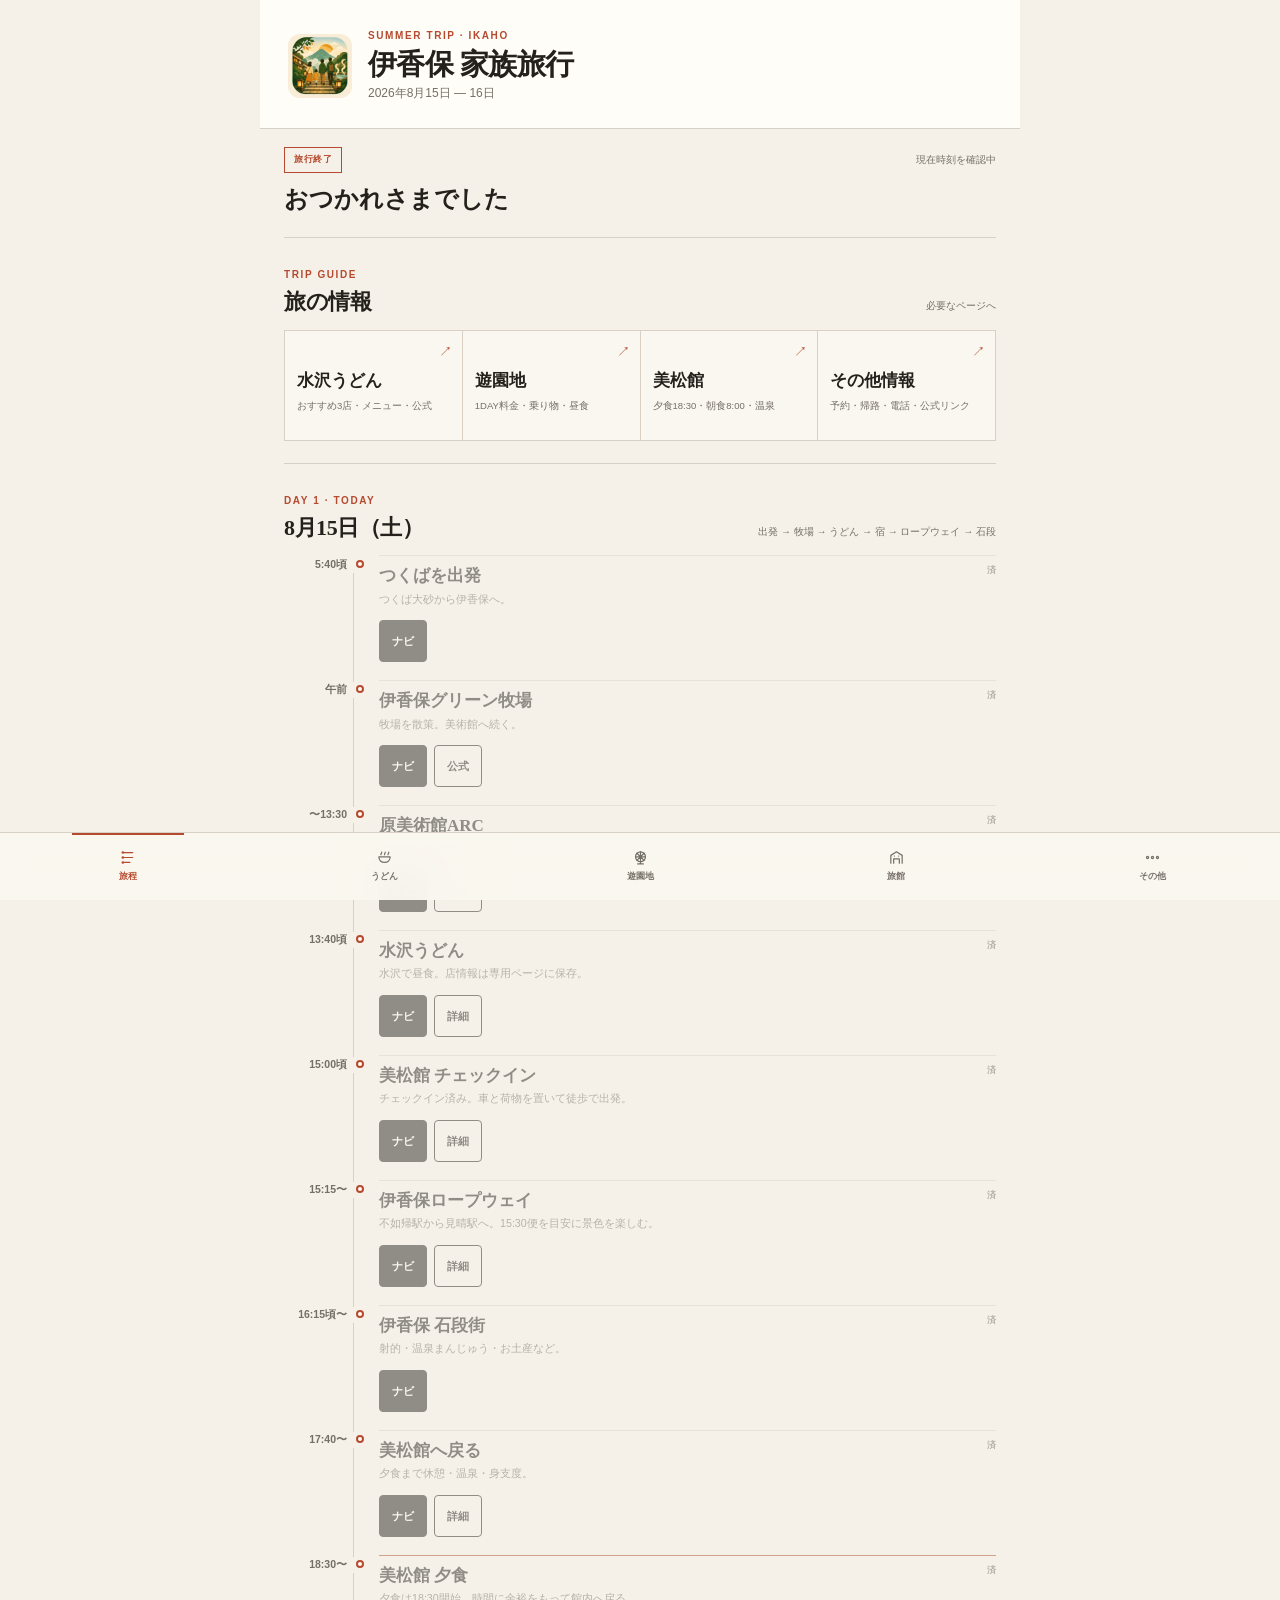
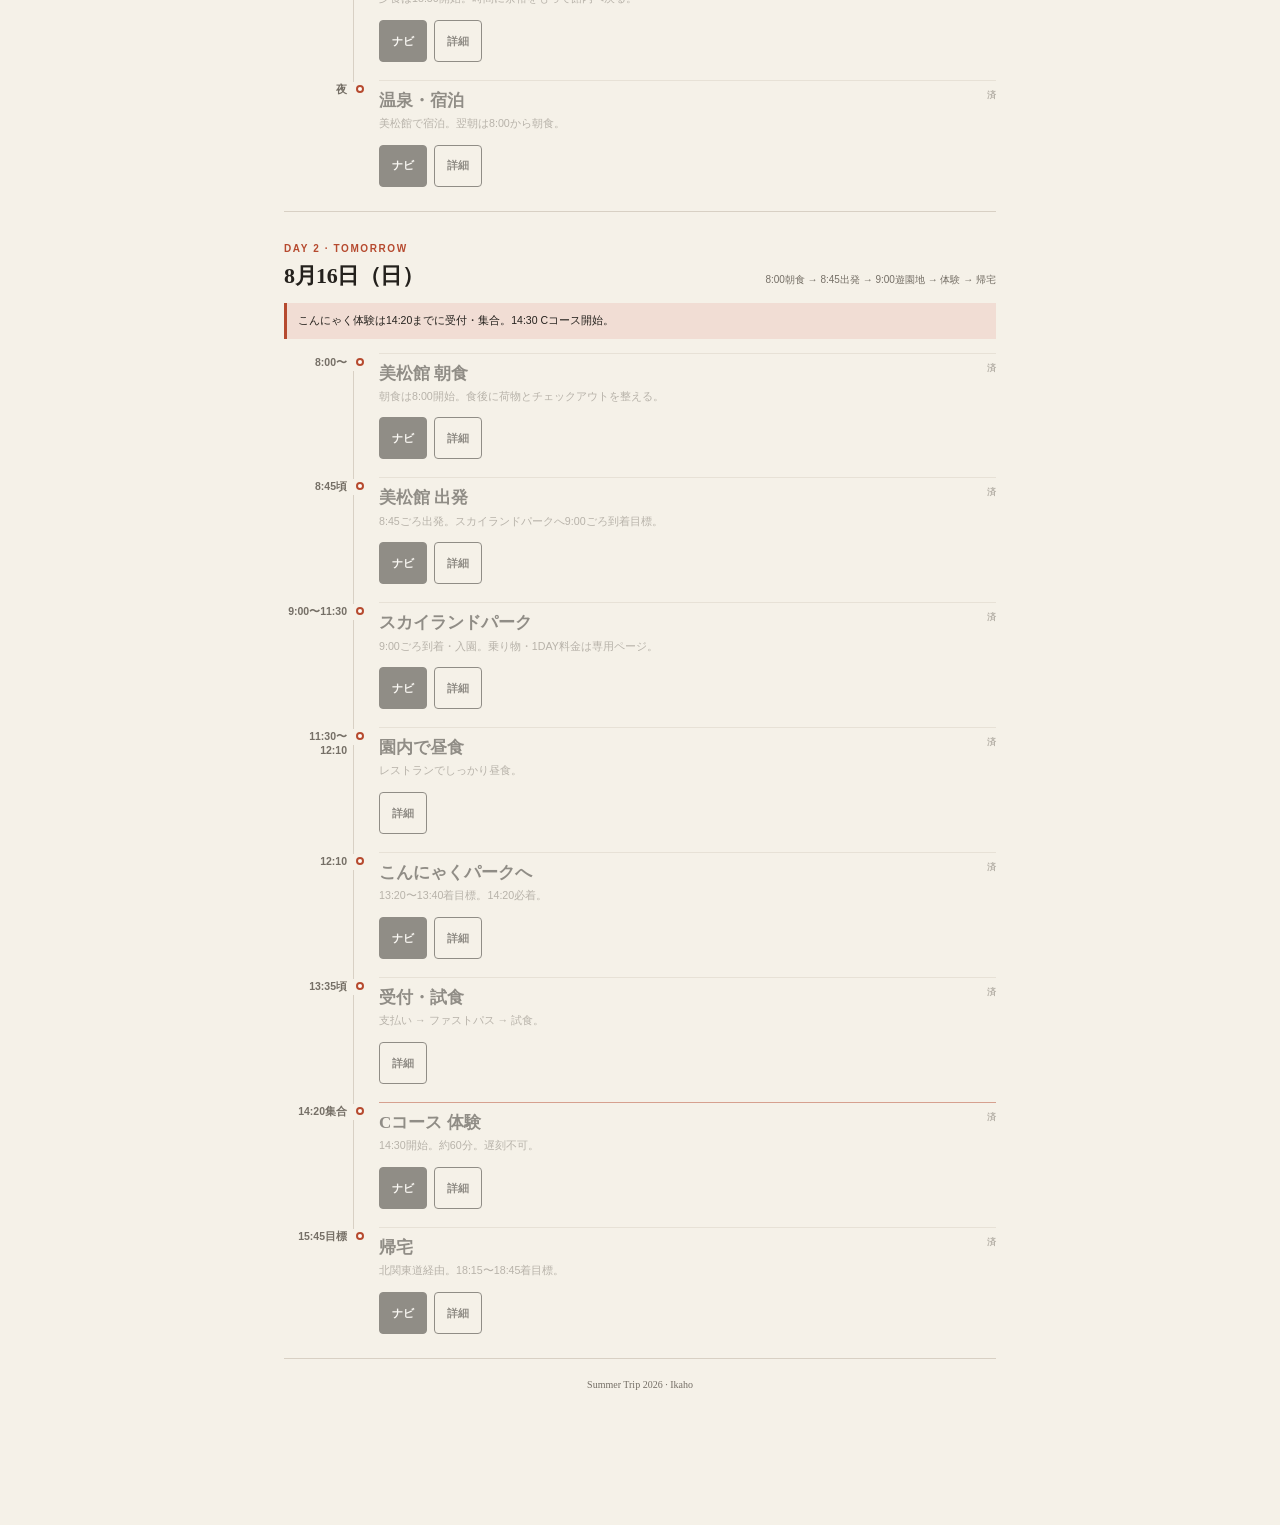
<file: index.html>
<!doctype html><html lang="ja"><head><meta charset="utf-8"><meta name="viewport" content="width=device-width,initial-scale=1,viewport-fit=cover"><meta name="theme-color" content="#f5f1e8"><meta name="mobile-web-app-capable" content="yes"><link rel="manifest" href="manifest.webmanifest"><link rel="icon" type="image/png" sizes="192x192" href="app-icon-family-192.png"><link rel="stylesheet" href="guide.css"><title>伊香保 家族旅行 2026</title></head><body><main class="shell"><header class="trip-hero"><img class="brand-icon" src="app-icon-family-192.png" alt=""><div><div class="eyebrow">SUMMER TRIP · IKAHO</div><h1>伊香保 家族旅行</h1><p>2026年8月15日 — 16日</p></div></header><section class="now-card" aria-live="polite"><div class="now-head"><span class="status-pill" id="nowBadge">次の予定</span><span class="muted-mini" id="updatedText">現在時刻を確認中</span></div><div class="now-grid"><div><div class="now-time" id="nowTime">—</div><div class="now-title" id="nowTitle">予定を読み込み中</div><div class="now-note" id="nowNote"></div></div><a class="btn solid" id="nowAction" href="#">ナビ</a></div></section><section class="section"><div class="section-head"><div><span class="kicker">TRIP GUIDE</span><h2>旅の情報</h2></div><span class="section-sub">必要なページへ</span></div><div class="portal-grid"><a class="portal-card" href="udon.html"><b>水沢うどん</b><small>おすすめ3店・メニュー・公式</small></a><a class="portal-card" href="skyland.html"><b>遊園地</b><small>1DAY料金・乗り物・昼食</small></a><a class="portal-card" href="hotel.html"><b>美松館</b><small>夕食18:30・朝食8:00・温泉</small></a><a class="portal-card" href="other.html"><b>その他情報</b><small>予約・帰路・電話・公式リンク</small></a></div></section><section class="section" id="day1"><div class="section-head"><div><span class="kicker">DAY 1 · TODAY</span><h2>8月15日（土）</h2></div><span class="section-sub">出発 → 牧場 → うどん → 宿 → ロープウェイ → 石段</span></div><div class="timeline" id="day1Timeline"></div></section><section class="section" id="day2"><div class="section-head"><div><span class="kicker">DAY 2 · TOMORROW</span><h2>8月16日（日）</h2></div><span class="section-sub">8:00朝食 → 8:45出発 → 9:00遊園地 → 体験 → 帰宅</span></div><div class="deadline">こんにゃく体験は14:20までに受付・集合。14:30 Cコース開始。</div><div class="timeline" id="day2Timeline"></div></section><p class="footer-note">Summer Trip 2026 · Ikaho</p></main><nav class="bottom-nav" aria-label="メインナビ"><a class="active" href="index.html"><svg viewBox="0 0 24 24"><path d="M6 5h12M6 12h12M6 19h8"/><circle cx="4" cy="5" r="1"/><circle cx="4" cy="12" r="1"/><circle cx="4" cy="19" r="1"/></svg><span>旅程</span></a><a href="udon.html"><svg viewBox="0 0 24 24"><path d="M4 11h16c0 5-3.5 8-8 8s-8-3-8-8Z"/><path d="M7 8c0-1.5 1-2 1-3.5M12 8c0-1.5 1-2 1-3.5M17 8c0-1.5 1-2 1-3.5"/></svg><span>うどん</span></a><a href="skyland.html"><svg viewBox="0 0 24 24"><circle cx="12" cy="11" r="7"/><path d="M12 4v14M5 11h14M7 6l10 10M17 6 7 16M12 18v3M8 21h8"/></svg><span>遊園地</span></a><a href="hotel.html"><svg viewBox="0 0 24 24"><path d="M4 20V9l8-5 8 5v11"/><path d="M8 20v-6h8v6M9 10h.01M15 10h.01"/></svg><span>旅館</span></a><a href="other.html"><svg viewBox="0 0 24 24"><circle cx="5" cy="12" r="1.5"/><circle cx="12" cy="12" r="1.5"/><circle cx="19" cy="12" r="1.5"/></svg><span>その他</span></a></nav><script src="trip.js"></script><script src="pwa.js"></script></body></html>
</file>
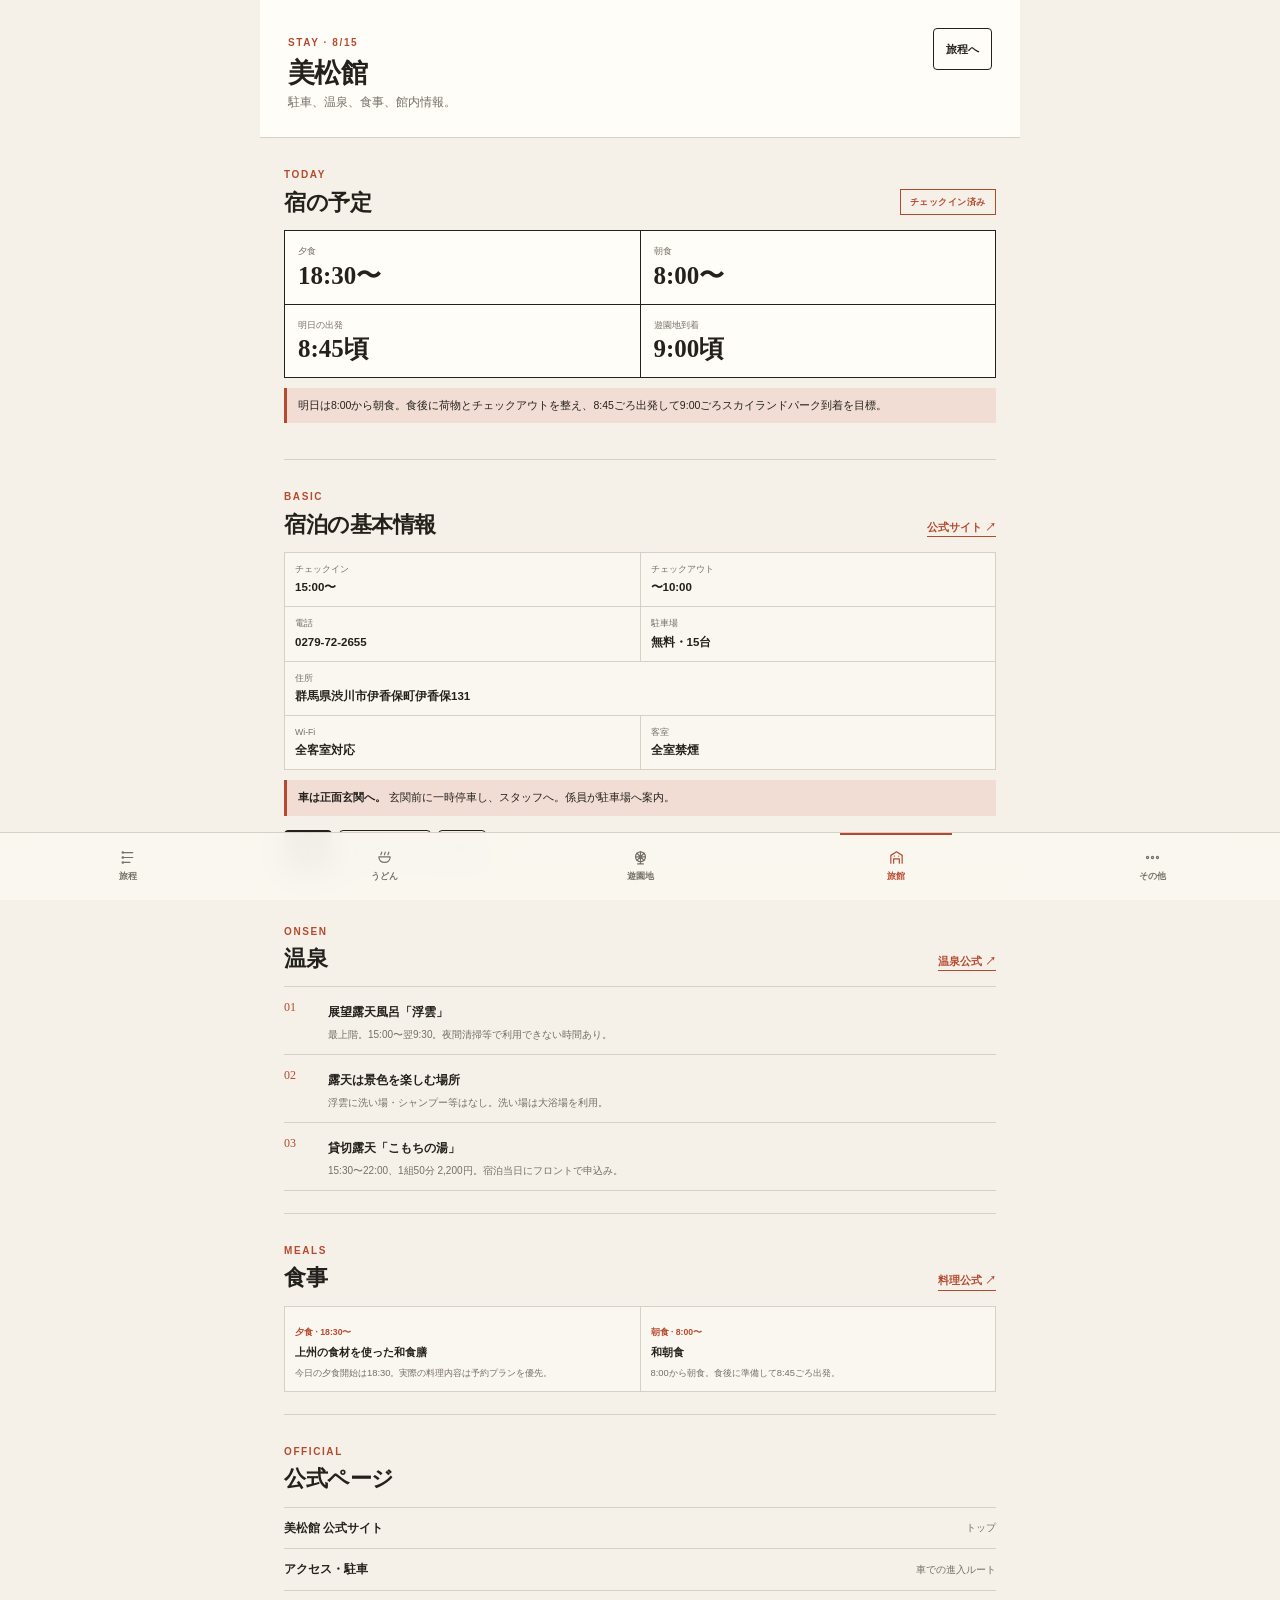
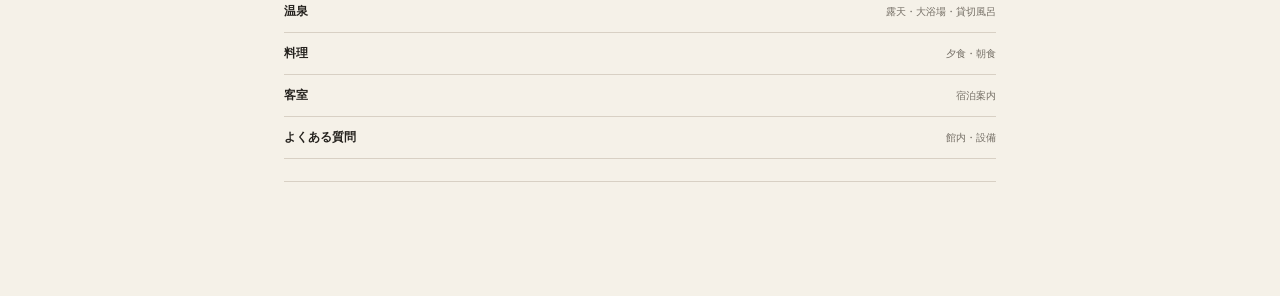
<file: hotel.html>
<!doctype html><html lang="ja"><head><meta charset="utf-8"><meta name="viewport" content="width=device-width,initial-scale=1,viewport-fit=cover"><meta name="theme-color" content="#f5f1e8"><meta name="mobile-web-app-capable" content="yes"><link rel="manifest" href="manifest.webmanifest"><link rel="icon" type="image/png" sizes="192x192" href="app-icon-family-192.png"><link rel="stylesheet" href="guide.css"><title>美松館 | 伊香保旅行</title></head><body><main class="shell"><header class="page-top"><div><span class="kicker">STAY · 8/15</span><h1>美松館</h1><p>駐車、温泉、食事、館内情報。</p></div><a class="btn" href="index.html">旅程へ</a></header><section class="section"><div class="section-head"><div><span class="kicker">TODAY</span><h2>宿の予定</h2></div><span class="status-pill">チェックイン済み</span></div><div class="hotel-key"><div><small>夕食</small><strong>18:30〜</strong></div><div><small>朝食</small><strong>8:00〜</strong></div><div><small>明日の出発</small><strong>8:45頃</strong></div><div><small>遊園地到着</small><strong>9:00頃</strong></div></div><div class="info-callout">明日は8:00から朝食。食後に荷物とチェックアウトを整え、8:45ごろ出発して9:00ごろスカイランドパーク到着を目標。</div></section><section class="section"><div class="section-head"><div><span class="kicker">BASIC</span><h2>宿泊の基本情報</h2></div><a class="text-link" href="https://www.mimatsukan.com/" target="_blank" rel="noopener">公式サイト ↗</a></div><div class="stat-grid"><div><small>チェックイン</small><b>15:00〜</b></div><div><small>チェックアウト</small><b>〜10:00</b></div><div><small>電話</small><b>0279-72-2655</b></div><div><small>駐車場</small><b>無料・15台</b></div><div class="span2"><small>住所</small><b>群馬県渋川市伊香保町伊香保131</b></div><div><small>Wi‑Fi</small><b>全客室対応</b></div><div><small>客室</small><b>全室禁煙</b></div></div><div class="parking-callout"><b>車は正面玄関へ。</b> 玄関前に一時停車し、スタッフへ。係員が駐車場へ案内。</div><div class="button-row"><a class="btn solid" href="https://www.google.com/maps/search/?api=1&query=%E7%BE%8E%E6%9D%BE%E9%A4%A8+%E4%BC%8A%E9%A6%99%E4%BF%9D" target="_blank" rel="noopener">ナビ</a><a class="btn" href="https://www.mimatsukan.com/directions/" target="_blank" rel="noopener">車での入り方</a><a class="btn" href="tel:0279722655">電話</a></div></section><section class="section"><div class="section-head"><div><span class="kicker">ONSEN</span><h2>温泉</h2></div><a class="text-link" href="https://www.mimatsukan.com/bath/" target="_blank" rel="noopener">温泉公式 ↗</a></div><div class="feature-list"><div class="feature-row"><span class="feature-no">01</span><div><b>展望露天風呂「浮雲」</b><p>最上階。15:00〜翌9:30。夜間清掃等で利用できない時間あり。</p></div></div><div class="feature-row"><span class="feature-no">02</span><div><b>露天は景色を楽しむ場所</b><p>浮雲に洗い場・シャンプー等はなし。洗い場は大浴場を利用。</p></div></div><div class="feature-row"><span class="feature-no">03</span><div><b>貸切露天「こもちの湯」</b><p>15:30〜22:00、1組50分 2,200円。宿泊当日にフロントで申込み。</p></div></div></div></section><section class="section"><div class="section-head"><div><span class="kicker">MEALS</span><h2>食事</h2></div><a class="text-link" href="https://www.mimatsukan.com/rest/" target="_blank" rel="noopener">料理公式 ↗</a></div><div class="two-cards"><div class="plain-card"><small>夕食 · 18:30〜</small><b>上州の食材を使った和食膳</b><p>今日の夕食開始は18:30。実際の料理内容は予約プランを優先。</p></div><div class="plain-card"><small>朝食 · 8:00〜</small><b>和朝食</b><p>8:00から朝食。食後に準備して8:45ごろ出発。</p></div></div></section><section class="section"><div class="section-head"><div><span class="kicker">OFFICIAL</span><h2>公式ページ</h2></div></div><div class="link-list"><a href="https://www.mimatsukan.com/" target="_blank" rel="noopener"><b>美松館 公式サイト</b><span>トップ</span></a><a href="https://www.mimatsukan.com/directions/" target="_blank" rel="noopener"><b>アクセス・駐車</b><span>車での進入ルート</span></a><a href="https://www.mimatsukan.com/bath/" target="_blank" rel="noopener"><b>温泉</b><span>露天・大浴場・貸切風呂</span></a><a href="https://www.mimatsukan.com/rest/" target="_blank" rel="noopener"><b>料理</b><span>夕食・朝食</span></a><a href="https://www.mimatsukan.com/room/" target="_blank" rel="noopener"><b>客室</b><span>宿泊案内</span></a><a href="https://www.mimatsukan.com/qa/" target="_blank" rel="noopener"><b>よくある質問</b><span>館内・設備</span></a></div></section></main><nav class="bottom-nav" aria-label="メインナビ"><a href="index.html"><svg viewBox="0 0 24 24"><path d="M6 5h12M6 12h12M6 19h8"/><circle cx="4" cy="5" r="1"/><circle cx="4" cy="12" r="1"/><circle cx="4" cy="19" r="1"/></svg><span>旅程</span></a><a href="udon.html"><svg viewBox="0 0 24 24"><path d="M4 11h16c0 5-3.5 8-8 8s-8-3-8-8Z"/><path d="M7 8c0-1.5 1-2 1-3.5M12 8c0-1.5 1-2 1-3.5M17 8c0-1.5 1-2 1-3.5"/></svg><span>うどん</span></a><a href="skyland.html"><svg viewBox="0 0 24 24"><circle cx="12" cy="11" r="7"/><path d="M12 4v14M5 11h14M7 6l10 10M17 6 7 16M12 18v3M8 21h8"/></svg><span>遊園地</span></a><a class="active" href="hotel.html"><svg viewBox="0 0 24 24"><path d="M4 20V9l8-5 8 5v11"/><path d="M8 20v-6h8v6M9 10h.01M15 10h.01"/></svg><span>旅館</span></a><a href="other.html"><svg viewBox="0 0 24 24"><circle cx="5" cy="12" r="1.5"/><circle cx="12" cy="12" r="1.5"/><circle cx="19" cy="12" r="1.5"/></svg><span>その他</span></a></nav><script src="pwa.js"></script></body></html>
</file>
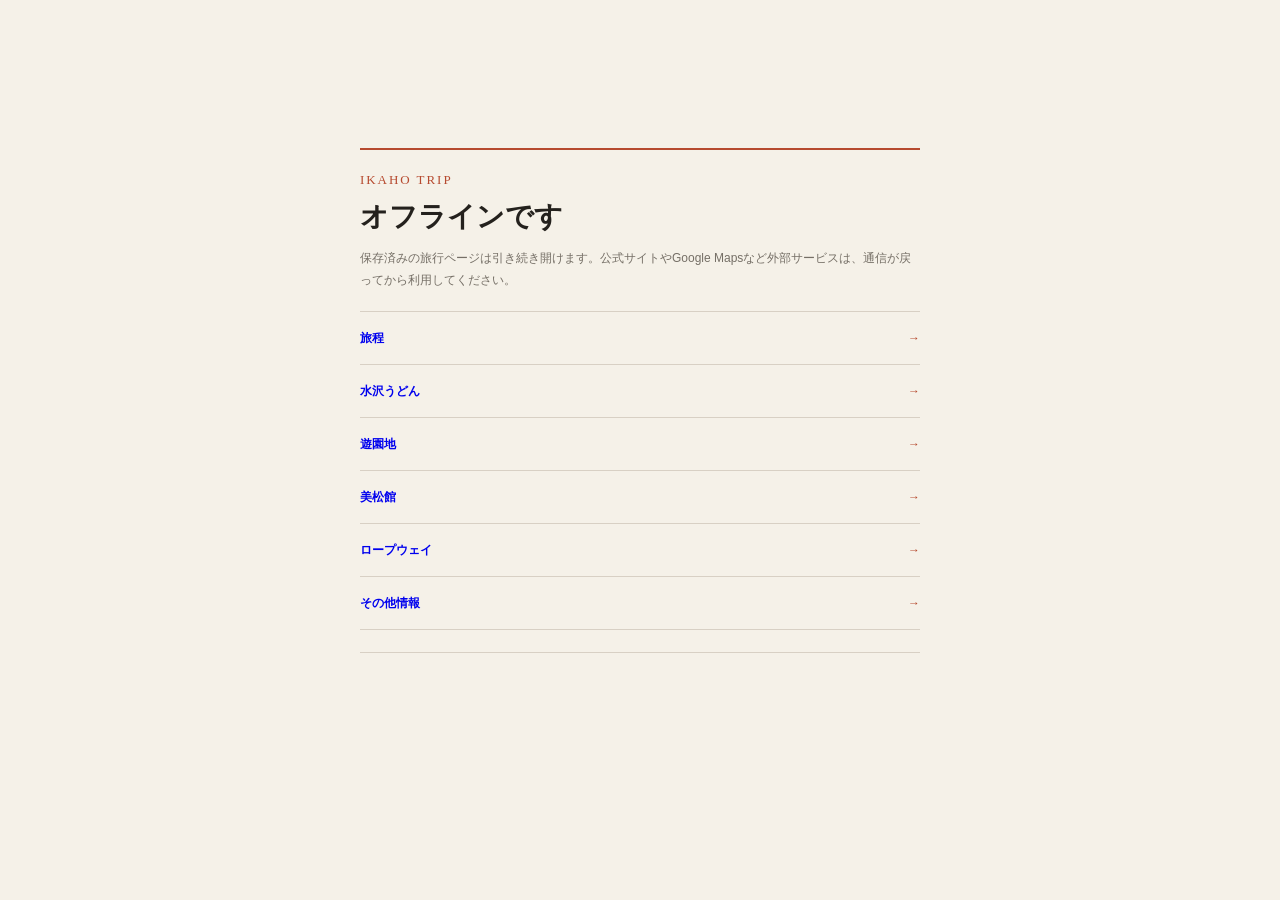
<file: offline.html>
<!doctype html><html lang="ja"><head><meta charset="utf-8"><meta name="viewport" content="width=device-width,initial-scale=1,viewport-fit=cover"><meta name="theme-color" content="#f5f1e8"><title>オフライン | 伊香保旅行</title><style>body{margin:0;background:#f5f1e8;color:#24211d;font-family:-apple-system,BlinkMacSystemFont,"Segoe UI","Hiragino Kaku Gothic ProN","Noto Sans JP",sans-serif}.wrap{max-width:560px;margin:auto;padding:22px 16px}.card{margin-top:14vh;border-top:2px solid #b64a2f;border-bottom:1px solid #d8d0c4;padding:22px 0}.mark{font-family:Georgia,"Yu Mincho",serif;color:#b64a2f;font-size:13px;letter-spacing:.15em}h1{font-family:Georgia,"Yu Mincho","Hiragino Mincho ProN",serif;font-size:28px;font-weight:600;margin:10px 0 8px}p{font-size:12px;color:#756f66;line-height:1.8}.links{display:grid;margin-top:20px;border-top:1px solid #d8d0c4}.links a{display:flex;align-items:center;justify-content:space-between;min-height:52px;border-bottom:1px solid #d8d0c4;text-decoration:none;font-weight:800;font-size:12px}.links a:after{content:'→';color:#b64a2f}</style></head><body><main class="wrap"><section class="card"><div class="mark">IKAHO TRIP</div><h1>オフラインです</h1><p>保存済みの旅行ページは引き続き開けます。公式サイトやGoogle Mapsなど外部サービスは、通信が戻ってから利用してください。</p><div class="links"><a href="./index.html">旅程</a><a href="./udon.html">水沢うどん</a><a href="./skyland.html">遊園地</a><a href="./hotel.html">美松館</a><a href="./ropeway.html">ロープウェイ</a><a href="./other.html">その他情報</a></div></section></main></body></html>
</file>
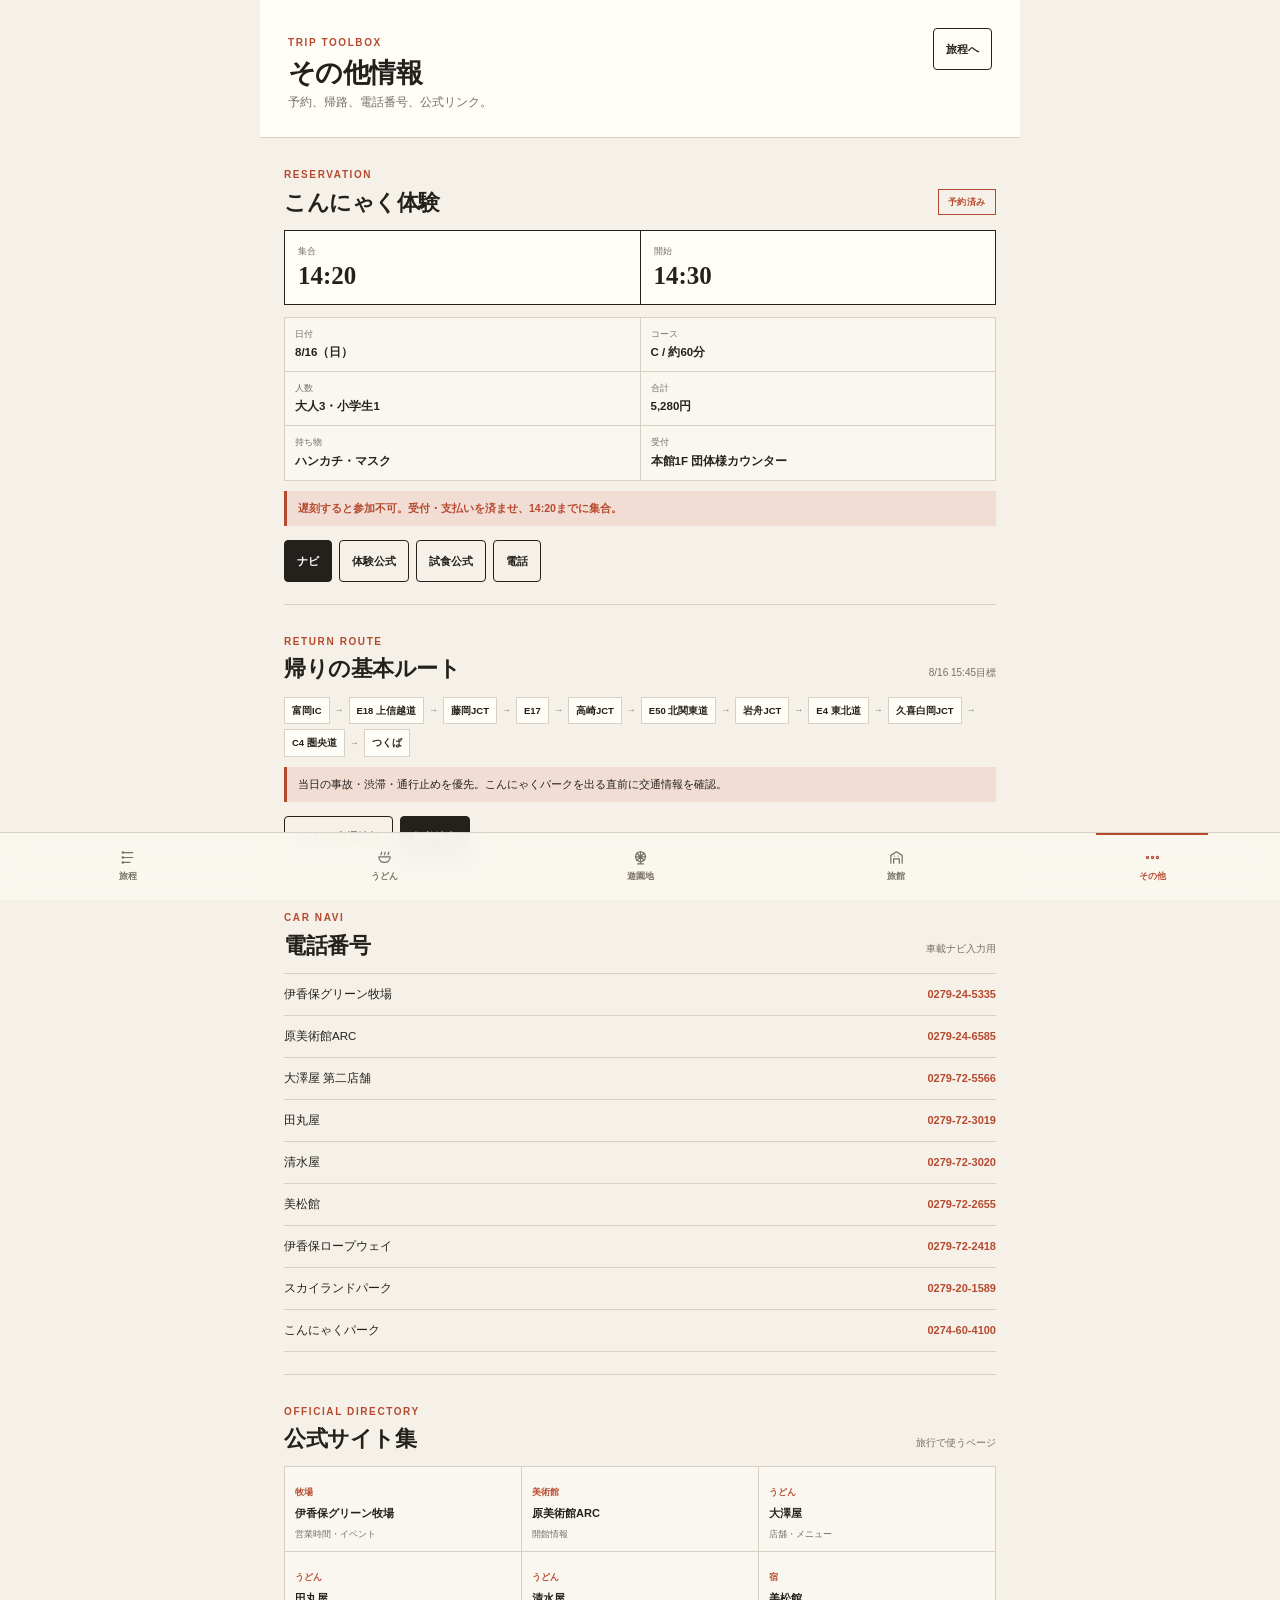
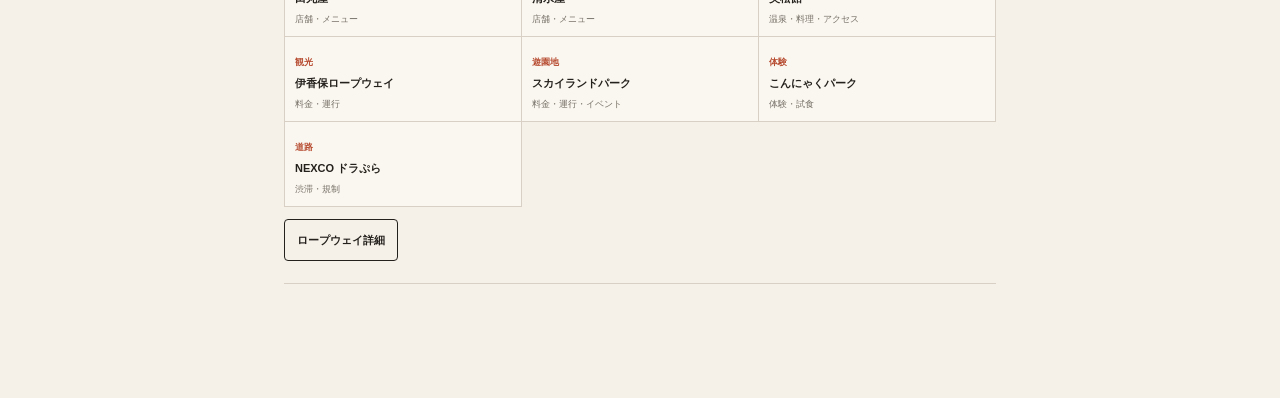
<file: other.html>
<!doctype html><html lang="ja"><head><meta charset="utf-8"><meta name="viewport" content="width=device-width,initial-scale=1,viewport-fit=cover"><meta name="theme-color" content="#f5f1e8"><meta name="mobile-web-app-capable" content="yes"><link rel="manifest" href="manifest.webmanifest"><link rel="icon" type="image/png" sizes="192x192" href="app-icon-family-192.png"><link rel="stylesheet" href="guide.css"><title>その他情報 | 伊香保旅行</title></head><body><main class="shell"><header class="page-top"><div><span class="kicker">TRIP TOOLBOX</span><h1>その他情報</h1><p>予約、帰路、電話番号、公式リンク。</p></div><a class="btn" href="index.html">旅程へ</a></header><section class="section" id="reservation"><div class="section-head"><div><span class="kicker">RESERVATION</span><h2>こんにゃく体験</h2></div><span class="status-pill">予約済み</span></div><div class="reservation-hero"><div><small>集合</small><strong>14:20</strong></div><div><small>開始</small><strong>14:30</strong></div></div><div class="stat-grid"><div><small>日付</small><b>8/16（日）</b></div><div><small>コース</small><b>C / 約60分</b></div><div><small>人数</small><b>大人3・小学生1</b></div><div><small>合計</small><b>5,280円</b></div><div><small>持ち物</small><b>ハンカチ・マスク</b></div><div><small>受付</small><b>本館1F 団体様カウンター</b></div></div><div class="deadline strong">遅刻すると参加不可。受付・支払いを済ませ、14:20までに集合。</div><div class="button-row"><a class="btn solid" href="https://www.google.com/maps/search/?api=1&query=%E3%81%93%E3%82%93%E3%81%AB%E3%82%83%E3%81%8F%E3%83%91%E3%83%BC%E3%82%AF" target="_blank" rel="noopener">ナビ</a><a class="btn" href="https://www.konnyaku-park.com/kitchen/" target="_blank" rel="noopener">体験公式</a><a class="btn" href="https://www.konnyaku-park.com/free-buffet/" target="_blank" rel="noopener">試食公式</a><a class="btn" href="tel:0274604100">電話</a></div></section><section class="section" id="route"><div class="section-head"><div><span class="kicker">RETURN ROUTE</span><h2>帰りの基本ルート</h2></div><span class="section-sub">8/16 15:45目標</span></div><div class="route-flow"><span>富岡IC</span><i>→</i><span>E18 上信越道</span><i>→</i><span>藤岡JCT</span><i>→</i><span>E17</span><i>→</i><span>高崎JCT</span><i>→</i><span>E50 北関東道</span><i>→</i><span>岩舟JCT</span><i>→</i><span>E4 東北道</span><i>→</i><span>久喜白岡JCT</span><i>→</i><span>C4 圏央道</span><i>→</i><span>つくば</span></div><div class="info-callout">当日の事故・渋滞・通行止めを優先。こんにゃくパークを出る直前に交通情報を確認。</div><div class="button-row"><a class="btn" href="https://www.driveplaza.com/traffic/" target="_blank" rel="noopener">NEXCO交通情報</a><a class="btn solid" href="https://www.google.com/maps/search/?api=1&query=%E3%82%BB%E3%83%96%E3%83%B3%E3%82%A4%E3%83%AC%E3%83%96%E3%83%B3+%E3%81%A4%E3%81%8F%E3%81%B0%E5%A4%A7%E7%A0%82%E5%BA%97" target="_blank" rel="noopener">帰着地点</a></div></section><section class="section" id="phones"><div class="section-head"><div><span class="kicker">CAR NAVI</span><h2>電話番号</h2></div><span class="section-sub">車載ナビ入力用</span></div><div class="contact-list"><a href="tel:0279245335"><span>伊香保グリーン牧場</span><b>0279-24-5335</b></a><a href="tel:0279246585"><span>原美術館ARC</span><b>0279-24-6585</b></a><a href="tel:0279725566"><span>大澤屋 第二店舗</span><b>0279-72-5566</b></a><a href="tel:0279723019"><span>田丸屋</span><b>0279-72-3019</b></a><a href="tel:0279723020"><span>清水屋</span><b>0279-72-3020</b></a><a href="tel:0279722655"><span>美松館</span><b>0279-72-2655</b></a><a href="tel:0279722418"><span>伊香保ロープウェイ</span><b>0279-72-2418</b></a><a href="tel:0279201589"><span>スカイランドパーク</span><b>0279-20-1589</b></a><a href="tel:0274604100"><span>こんにゃくパーク</span><b>0274-60-4100</b></a></div></section><section class="section" id="official"><div class="section-head"><div><span class="kicker">OFFICIAL DIRECTORY</span><h2>公式サイト集</h2></div><span class="section-sub">旅行で使うページ</span></div><div class="official-grid"><a href="https://www.greenbokujo.jp/" target="_blank" rel="noopener"><span>牧場</span><b>伊香保グリーン牧場</b><small>営業時間・イベント</small></a><a href="https://www.haramuseum.or.jp/" target="_blank" rel="noopener"><span>美術館</span><b>原美術館ARC</b><small>開館情報</small></a><a href="https://www.osawaya.co.jp/" target="_blank" rel="noopener"><span>うどん</span><b>大澤屋</b><small>店舗・メニュー</small></a><a href="https://mizusawaudontamaruya.jp/" target="_blank" rel="noopener"><span>うどん</span><b>田丸屋</b><small>店舗・メニュー</small></a><a href="https://mizusawa-shimizuya.com/" target="_blank" rel="noopener"><span>うどん</span><b>清水屋</b><small>店舗・メニュー</small></a><a href="https://www.mimatsukan.com/" target="_blank" rel="noopener"><span>宿</span><b>美松館</b><small>温泉・料理・アクセス</small></a><a href="https://www.city.shibukawa.lg.jp/kankou-site/kankou/000357/000360/p000203.html" target="_blank" rel="noopener"><span>観光</span><b>伊香保ロープウェイ</b><small>料金・運行</small></a><a href="https://www.skyland89.jp/" target="_blank" rel="noopener"><span>遊園地</span><b>スカイランドパーク</b><small>料金・運行・イベント</small></a><a href="https://www.konnyaku-park.com/" target="_blank" rel="noopener"><span>体験</span><b>こんにゃくパーク</b><small>体験・試食</small></a><a href="https://www.driveplaza.com/traffic/" target="_blank" rel="noopener"><span>道路</span><b>NEXCO ドラぷら</b><small>渋滞・規制</small></a></div><div class="button-row"><a class="btn" href="ropeway.html">ロープウェイ詳細</a></div></section></main><nav class="bottom-nav" aria-label="メインナビ"><a href="index.html"><svg viewBox="0 0 24 24"><path d="M6 5h12M6 12h12M6 19h8"/><circle cx="4" cy="5" r="1"/><circle cx="4" cy="12" r="1"/><circle cx="4" cy="19" r="1"/></svg><span>旅程</span></a><a href="udon.html"><svg viewBox="0 0 24 24"><path d="M4 11h16c0 5-3.5 8-8 8s-8-3-8-8Z"/><path d="M7 8c0-1.5 1-2 1-3.5M12 8c0-1.5 1-2 1-3.5M17 8c0-1.5 1-2 1-3.5"/></svg><span>うどん</span></a><a href="skyland.html"><svg viewBox="0 0 24 24"><circle cx="12" cy="11" r="7"/><path d="M12 4v14M5 11h14M7 6l10 10M17 6 7 16M12 18v3M8 21h8"/></svg><span>遊園地</span></a><a href="hotel.html"><svg viewBox="0 0 24 24"><path d="M4 20V9l8-5 8 5v11"/><path d="M8 20v-6h8v6M9 10h.01M15 10h.01"/></svg><span>旅館</span></a><a class="active" href="other.html"><svg viewBox="0 0 24 24"><circle cx="5" cy="12" r="1.5"/><circle cx="12" cy="12" r="1.5"/><circle cx="19" cy="12" r="1.5"/></svg><span>その他</span></a></nav><script src="pwa.js"></script></body></html>
</file>
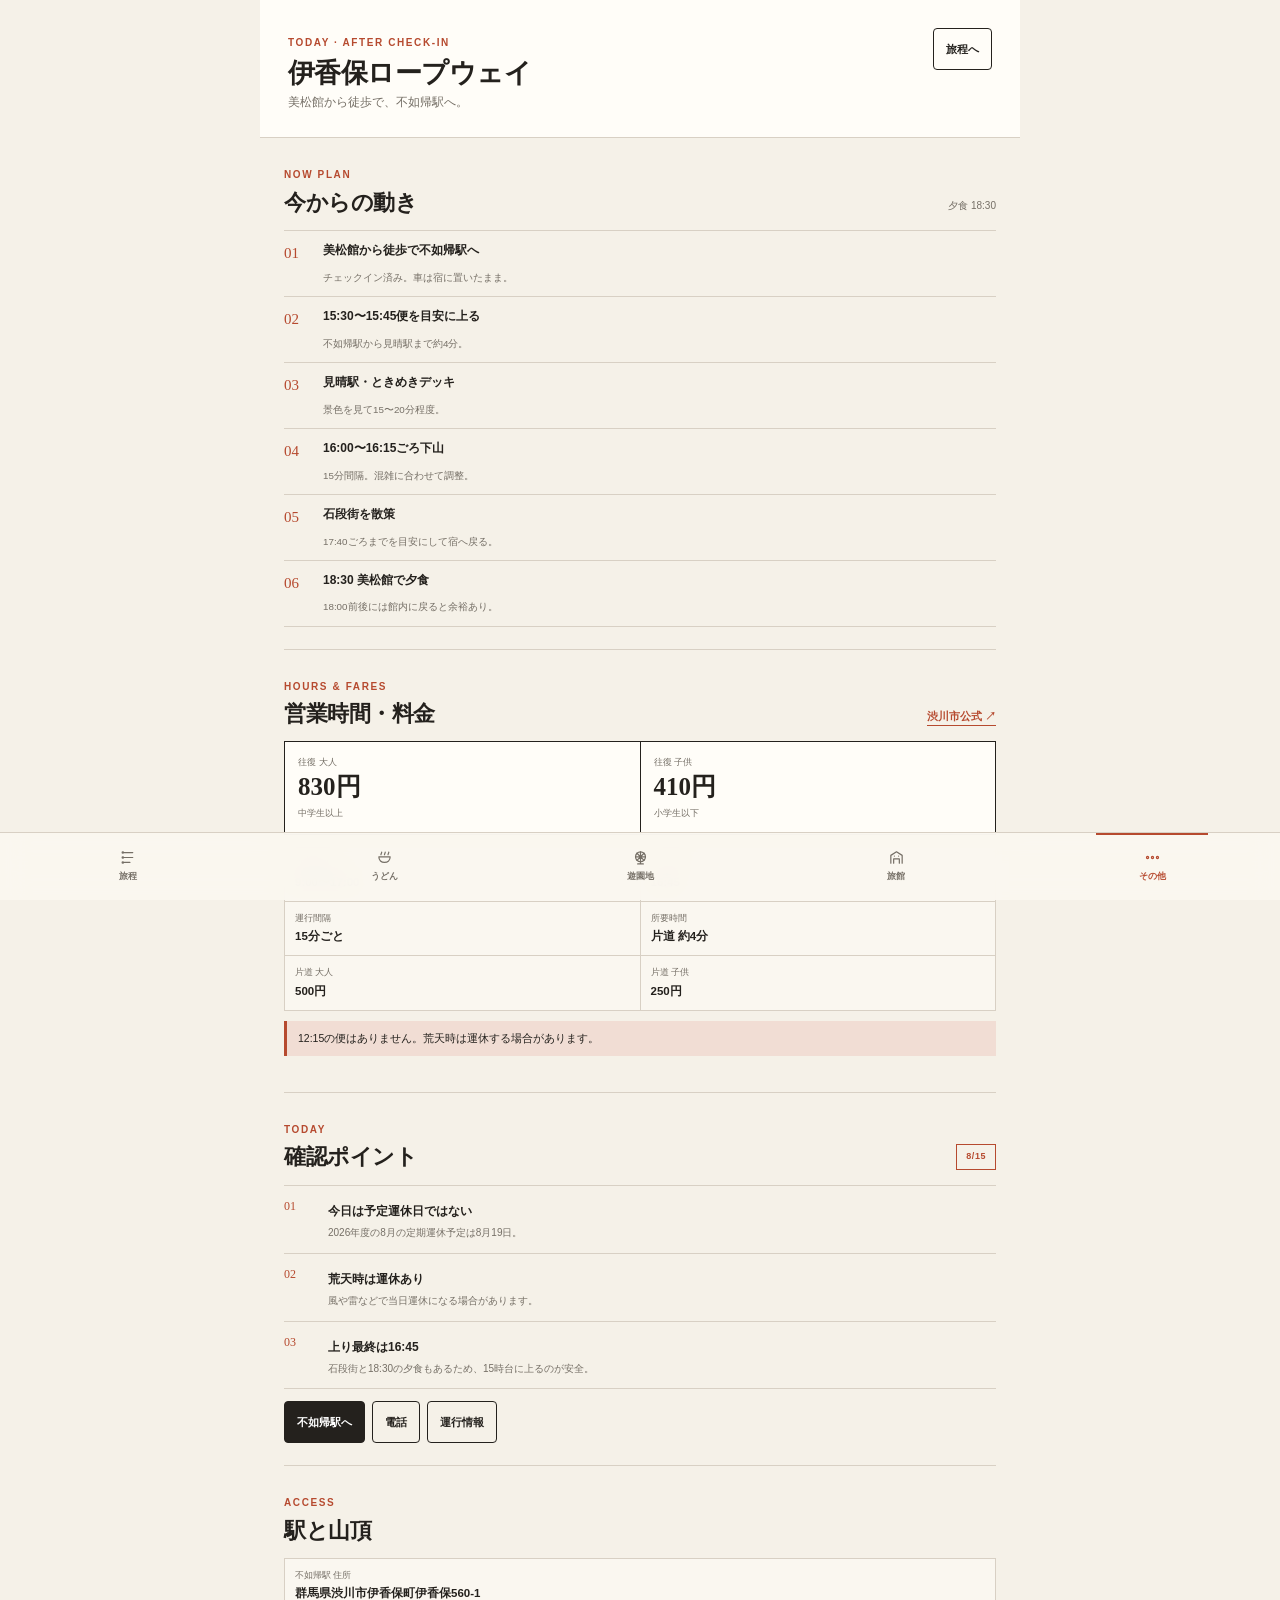
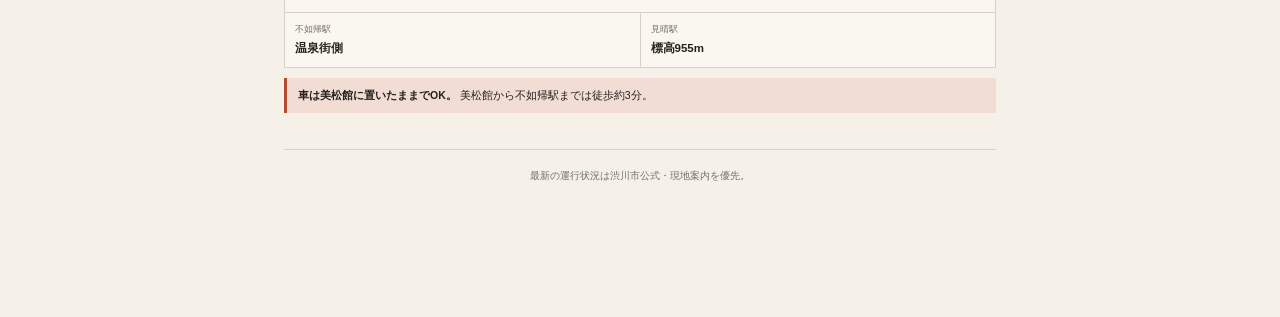
<file: ropeway.html>
<!doctype html><html lang="ja"><head><meta charset="utf-8"><meta name="viewport" content="width=device-width,initial-scale=1,viewport-fit=cover"><meta name="theme-color" content="#f5f1e8"><meta name="mobile-web-app-capable" content="yes"><link rel="manifest" href="manifest.webmanifest"><link rel="icon" type="image/png" sizes="192x192" href="app-icon-family-192.png"><link rel="stylesheet" href="guide.css"><title>伊香保ロープウェイ | 伊香保旅行</title></head><body><main class="shell"><header class="page-top"><div><span class="kicker">TODAY · AFTER CHECK-IN</span><h1>伊香保ロープウェイ</h1><p>美松館から徒歩で、不如帰駅へ。</p></div><a class="btn" href="index.html">旅程へ</a></header><section class="section"><div class="section-head"><div><span class="kicker">NOW PLAN</span><h2>今からの動き</h2></div><span class="section-sub">夕食 18:30</span></div><ol class="step-list"><li><b>美松館から徒歩で不如帰駅へ</b><span>チェックイン済み。車は宿に置いたまま。</span></li><li><b>15:30〜15:45便を目安に上る</b><span>不如帰駅から見晴駅まで約4分。</span></li><li><b>見晴駅・ときめきデッキ</b><span>景色を見て15〜20分程度。</span></li><li><b>16:00〜16:15ごろ下山</b><span>15分間隔。混雑に合わせて調整。</span></li><li><b>石段街を散策</b><span>17:40ごろまでを目安にして宿へ戻る。</span></li><li><b>18:30 美松館で夕食</b><span>18:00前後には館内に戻ると余裕あり。</span></li></ol></section><section class="section"><div class="section-head"><div><span class="kicker">HOURS & FARES</span><h2>営業時間・料金</h2></div><a class="text-link" href="https://www.city.shibukawa.lg.jp/kankou-site/kankou/000357/000360/p000203.html" target="_blank" rel="noopener">渋川市公式 ↗</a></div><div class="price-hero"><div class="price-main"><small>往復 大人</small><strong>830円</strong><span>中学生以上</span></div><div class="price-main"><small>往復 子供</small><strong>410円</strong><span>小学生以下</span></div></div><div class="price-subgrid"><div><small>営業時間</small><b>9:00〜17:00</b></div><div><small>上り最終</small><b>16:45</b></div><div><small>運行間隔</small><b>15分ごと</b></div><div><small>所要時間</small><b>片道 約4分</b></div><div><small>片道 大人</small><b>500円</b></div><div><small>片道 子供</small><b>250円</b></div></div><div class="info-callout">12:15の便はありません。荒天時は運休する場合があります。</div></section><section class="section"><div class="section-head"><div><span class="kicker">TODAY</span><h2>確認ポイント</h2></div><span class="status-pill">8/15</span></div><div class="feature-list"><div class="feature-row"><span class="feature-no">01</span><div><b>今日は予定運休日ではない</b><p>2026年度の8月の定期運休予定は8月19日。</p></div></div><div class="feature-row"><span class="feature-no">02</span><div><b>荒天時は運休あり</b><p>風や雷などで当日運休になる場合があります。</p></div></div><div class="feature-row"><span class="feature-no">03</span><div><b>上り最終は16:45</b><p>石段街と18:30の夕食もあるため、15時台に上るのが安全。</p></div></div></div><div class="button-row"><a class="btn solid" href="https://www.google.com/maps/search/?api=1&query=%E4%BC%8A%E9%A6%99%E4%BF%9D%E3%83%AD%E3%83%BC%E3%83%97%E3%82%A6%E3%82%A7%E3%82%A4+%E4%B8%8D%E5%A6%82%E5%B8%B0%E9%A7%85" target="_blank" rel="noopener">不如帰駅へ</a><a class="btn" href="tel:0279722418">電話</a><a class="btn" href="https://www.city.shibukawa.lg.jp/kankou-site/kankou/000357/000360/p000203.html" target="_blank" rel="noopener">運行情報</a></div></section><section class="section"><div class="section-head"><div><span class="kicker">ACCESS</span><h2>駅と山頂</h2></div></div><div class="stat-grid"><div class="span2"><small>不如帰駅 住所</small><b>群馬県渋川市伊香保町伊香保560-1</b></div><div><small>不如帰駅</small><b>温泉街側</b></div><div><small>見晴駅</small><b>標高955m</b></div></div><div class="parking-callout"><b>車は美松館に置いたままでOK。</b> 美松館から不如帰駅までは徒歩約3分。</div></section><p class="footer-note">最新の運行状況は渋川市公式・現地案内を優先。</p></main><nav class="bottom-nav" aria-label="メインナビ"><a href="index.html"><svg viewBox="0 0 24 24"><path d="M6 5h12M6 12h12M6 19h8"/><circle cx="4" cy="5" r="1"/><circle cx="4" cy="12" r="1"/><circle cx="4" cy="19" r="1"/></svg><span>旅程</span></a><a href="udon.html"><svg viewBox="0 0 24 24"><path d="M4 11h16c0 5-3.5 8-8 8s-8-3-8-8Z"/><path d="M7 8c0-1.5 1-2 1-3.5M12 8c0-1.5 1-2 1-3.5M17 8c0-1.5 1-2 1-3.5"/></svg><span>うどん</span></a><a href="skyland.html"><svg viewBox="0 0 24 24"><circle cx="12" cy="11" r="7"/><path d="M12 4v14M5 11h14M7 6l10 10M17 6 7 16M12 18v3M8 21h8"/></svg><span>遊園地</span></a><a href="hotel.html"><svg viewBox="0 0 24 24"><path d="M4 20V9l8-5 8 5v11"/><path d="M8 20v-6h8v6M9 10h.01M15 10h.01"/></svg><span>旅館</span></a><a class="active" href="other.html"><svg viewBox="0 0 24 24"><circle cx="5" cy="12" r="1.5"/><circle cx="12" cy="12" r="1.5"/><circle cx="19" cy="12" r="1.5"/></svg><span>その他</span></a></nav><script src="pwa.js"></script></body></html>
</file>
<file: guide.css>
:root{--paper:#f5f1e8;--surface:#fffdf8;--ink:#24211d;--muted:#756f66;--rule:#d8d0c4;--accent:#b64a2f;--accent-soft:#f1ddd4;--quiet:#ebe6dc;--black:#171512;--max:760px}*{box-sizing:border-box}html{scroll-behavior:smooth}body{margin:0;background:var(--paper);color:var(--ink);font-family:-apple-system,BlinkMacSystemFont,"Segoe UI","Hiragino Kaku Gothic ProN","Noto Sans JP",sans-serif;line-height:1.65;-webkit-font-smoothing:antialiased;padding-bottom:82px}a{color:inherit}.shell{width:min(100%,var(--max));margin:auto;padding:0 16px 32px}.trip-hero,.page-top{margin:0 -16px 0;padding:28px 20px 24px;background:var(--surface);border-bottom:1px solid var(--rule)}.trip-hero{display:flex;gap:16px;align-items:center}.brand-icon{width:64px;height:64px;border-radius:12px;object-fit:cover;flex:none}.trip-hero h1,.page-top h1,.section h2{font-family:Georgia,"Yu Mincho","Hiragino Mincho ProN",serif;font-weight:600;letter-spacing:-.02em}.trip-hero h1{font-size:29px;line-height:1.12;margin:3px 0}.trip-hero p,.page-top p{margin:4px 0 0;color:var(--muted);font-size:12px}.eyebrow,.kicker{font-size:10px;letter-spacing:.16em;font-weight:800;color:var(--accent)}.page-top{display:flex;justify-content:space-between;gap:14px;align-items:flex-start}.page-top h1{font-size:27px;line-height:1.15;margin:4px 0}.section,.now-card{margin-top:0;padding:22px 0;border-bottom:1px solid var(--rule);background:transparent}.section-head{display:flex;justify-content:space-between;gap:12px;align-items:flex-end;margin-bottom:15px}.section-head h2{font-size:22px;line-height:1.15;margin:3px 0 0}.section-sub,.muted-mini{font-size:10px;color:var(--muted);text-align:right}.now-card{padding:18px 0 20px}.now-head{display:flex;justify-content:space-between;align-items:center}.status-pill{display:inline-flex;align-items:center;min-height:26px;padding:0 9px;border:1px solid var(--accent);color:var(--accent);font-size:9px;font-weight:900;letter-spacing:.06em;text-transform:uppercase}.status-pill.amber{border-color:var(--accent);color:var(--accent)}.now-grid{display:grid;grid-template-columns:1fr auto;gap:18px;align-items:end;margin-top:10px}.now-time{font-size:11px;color:var(--accent);font-weight:800}.now-title{font-family:Georgia,"Yu Mincho","Hiragino Mincho ProN",serif;font-size:24px;font-weight:600;line-height:1.18;margin-top:2px}.now-note{font-size:11px;color:var(--muted);margin-top:4px}.btn{display:inline-flex;align-items:center;justify-content:center;min-height:42px;padding:0 12px;border:1px solid var(--ink);border-radius:4px;background:transparent;text-decoration:none;font-size:11px;font-weight:800;white-space:nowrap}.btn.solid,.btn.amber{background:var(--ink);border-color:var(--ink);color:#fff}.btn:hover,.btn:focus-visible{outline:2px solid var(--accent);outline-offset:2px}.text-link{font-size:10.5px;font-weight:800;color:var(--accent);text-decoration:none;border-bottom:1px solid currentColor}.button-row{display:flex;gap:7px;flex-wrap:wrap;margin-top:12px}.portal-grid{display:grid;grid-template-columns:1fr 1fr;border-top:1px solid var(--rule);border-left:1px solid var(--rule)}.portal-card{position:relative;display:block;text-decoration:none;padding:14px 12px 16px;min-height:110px;background:rgba(255,253,248,.45);border-right:1px solid var(--rule);border-bottom:1px solid var(--rule)}.portal-card:after{content:'↗';position:absolute;right:10px;top:10px;color:var(--accent);font-size:13px}.portal-icon{display:none}.portal-card b{display:block;font-family:Georgia,"Yu Mincho","Hiragino Mincho ProN",serif;font-size:17px;font-weight:600;margin-top:22px}.portal-card small{display:block;font-size:9.5px;color:var(--muted);margin-top:3px}.deadline,.info-callout,.parking-callout,.recommend-banner{border-left:3px solid var(--accent);padding:9px 11px;background:var(--accent-soft);font-size:10.5px;margin:10px 0 14px}.deadline.strong{color:var(--accent);font-weight:800}.timeline{display:flex;flex-direction:column}.event{display:grid;grid-template-columns:63px 14px 1fr;gap:9px;position:relative;padding-bottom:16px}.event:last-child{padding-bottom:0}.event:after{content:'';position:absolute;left:69px;top:18px;bottom:-2px;width:1px;background:var(--rule)}.event:last-child:after{display:none}.event-time{font-size:10.5px;color:var(--muted);font-weight:800;text-align:right;line-height:1.35;padding-top:2px}.timeline-dot{width:8px;height:8px;border-radius:50%;background:var(--surface);border:2px solid var(--accent);margin-top:5px;z-index:1}.event-card{position:relative;border-top:1px solid var(--rule);padding:9px 0 2px}.event-card h3{font-family:Georgia,"Yu Mincho","Hiragino Mincho ProN",serif;font-size:17px;font-weight:600;line-height:1.25;margin:0}.event-card p{font-size:10.7px;color:var(--muted);margin:4px 0 0}.event-card.current{border-top:2px solid var(--accent);padding-top:8px}.event-card.current h3{color:var(--accent)}.event-card.past{opacity:.48}.event-card.past:before{content:'済';position:absolute;right:0;top:7px;font-size:9px;font-weight:900;color:var(--muted)}.event-card.reserve{border-top-color:var(--accent)}.event-tag{float:right;font-size:8.5px;font-weight:800;color:var(--accent);border:1px solid currentColor;padding:2px 5px;margin-left:7px}.event-card.past .event-tag{display:none}.media-card{background:var(--surface);border:1px solid var(--rule);overflow:hidden}.shop-stack,.ride-grid{display:grid;gap:14px}.media-photo{width:100%;aspect-ratio:3/2;background:var(--quiet);overflow:hidden}.media-photo img{width:100%;height:100%;object-fit:cover;display:block}.media-body{padding:14px}.title-line{display:flex;align-items:center;gap:9px;justify-content:space-between}.title-line:has(.rank){justify-content:flex-start}.title-line h3{font-family:Georgia,"Yu Mincho","Hiragino Mincho ProN",serif;font-size:19px;font-weight:600;line-height:1.2;margin:0}.media-body>p{font-size:10.7px;color:var(--muted);margin:7px 0 0}.rank{width:24px;height:24px;border:1px solid var(--ink);display:grid;place-items:center;font-size:10px;font-weight:900}.rank.gold{background:var(--accent);border-color:var(--accent);color:#fff}.stat-grid,.price-subgrid{display:grid;grid-template-columns:1fr 1fr;border-top:1px solid var(--rule);border-left:1px solid var(--rule);margin-top:12px}.stat-grid>div,.price-subgrid>div{padding:9px 10px;border-right:1px solid var(--rule);border-bottom:1px solid var(--rule);background:rgba(255,253,248,.45)}.stat-grid small,.price-subgrid small{display:block;font-size:8.7px;color:var(--muted)}.stat-grid b,.price-subgrid b{display:block;font-size:11.5px;margin-top:2px}.span2{grid-column:1/-1}.chip-row{display:flex;flex-wrap:wrap;gap:5px;margin-top:10px}.chip-row span,.money{font-size:9px;font-weight:800;color:var(--accent);border-bottom:1px solid var(--accent);padding:2px 0}.price-hero,.hotel-key,.reservation-hero{display:grid;grid-template-columns:1fr 1fr;border-top:1px solid var(--ink);border-left:1px solid var(--ink)}.price-main,.hotel-key>div,.reservation-hero>div{padding:13px;border-right:1px solid var(--ink);border-bottom:1px solid var(--ink);background:var(--surface)}.price-main small,.hotel-key small,.reservation-hero small{font-size:9px;color:var(--muted);display:block}.price-main strong,.hotel-key strong,.reservation-hero strong{font-family:Georgia,"Yu Mincho","Hiragino Mincho ProN",serif;font-size:25px;font-weight:600;display:block;line-height:1.15;margin-top:3px}.price-main span{display:block;font-size:9px;color:var(--muted);margin-top:4px}.limit-box{font-size:10px;border-left:2px solid var(--accent);padding:6px 8px;margin-top:9px;background:var(--paper)}.step-list{list-style:none;margin:0;padding:0;border-top:1px solid var(--rule)}.step-list li{display:grid;grid-template-columns:30px 1fr;gap:9px;padding:10px 0;border-bottom:1px solid var(--rule);counter-increment:step}.step-list{counter-reset:step}.step-list li:before{content:counter(step,decimal-leading-zero);font-family:Georgia,serif;color:var(--accent);font-size:15px;grid-row:1/3}.step-list b{font-size:12px}.step-list span{font-size:9.8px;color:var(--muted)}.menu-grid,.two-cards,.official-grid{display:grid;grid-template-columns:1fr 1fr;border-top:1px solid var(--rule);border-left:1px solid var(--rule)}.menu-grid>div,.plain-card,.official-grid a{padding:10px;border-right:1px solid var(--rule);border-bottom:1px solid var(--rule);background:rgba(255,253,248,.45);text-decoration:none}.menu-grid b,.plain-card b,.official-grid b{display:block;font-size:11px}.menu-grid span{display:block;color:var(--accent);font-weight:900;font-size:11px;margin-top:2px}.plain-card small,.official-grid a>span{font-size:8.7px;color:var(--accent);font-weight:800}.plain-card p,.official-grid small{display:block;font-size:9.4px;color:var(--muted);margin:4px 0 0}.feature-list,.link-list,.contact-list{border-top:1px solid var(--rule)}.feature-row{display:grid;grid-template-columns:34px 1fr;gap:10px;padding:11px 0;border-bottom:1px solid var(--rule)}.feature-no{font-family:Georgia,serif;font-size:12px;color:var(--accent)}.feature-row b{font-size:12px}.feature-row p{font-size:10px;color:var(--muted);margin:2px 0 0}.link-list a,.contact-list a{display:flex;justify-content:space-between;align-items:center;gap:12px;text-decoration:none;border-bottom:1px solid var(--rule);padding:11px 0}.link-list b,.contact-list span{font-size:11.5px}.link-list span{font-size:9.5px;color:var(--muted);text-align:right}.contact-list b{font-size:11px;color:var(--accent)}.route-flow{display:flex;flex-wrap:wrap;gap:5px;align-items:center}.route-flow span{font-size:9.5px;font-weight:800;padding:5px 7px;border:1px solid var(--rule);background:var(--surface)}.route-flow i{font-style:normal;color:var(--muted);font-size:9px}.subtle-note{font-size:9.5px;color:var(--muted);margin-top:8px}.footer-note{text-align:center;font-family:Georgia,serif;font-size:10px;color:var(--muted);margin:18px 0}.bottom-nav{position:fixed;left:0;right:0;bottom:0;height:68px;padding-bottom:env(safe-area-inset-bottom);display:grid;grid-template-columns:repeat(5,1fr);background:rgba(250,247,240,.96);border-top:1px solid var(--rule);z-index:50;backdrop-filter:blur(14px)}.bottom-nav a{display:flex;flex-direction:column;align-items:center;justify-content:center;gap:3px;text-decoration:none;font-size:8.5px;font-weight:700;color:var(--muted);position:relative}.bottom-nav a.active{color:var(--accent)}.bottom-nav a.active:before{content:'';position:absolute;top:0;left:28%;right:28%;height:2px;background:var(--accent)}.bottom-nav svg{width:17px;height:17px;fill:none;stroke:currentColor;stroke-width:1.7;stroke-linecap:round;stroke-linejoin:round}@media(min-width:620px){.shell{padding-left:24px;padding-right:24px}.trip-hero,.page-top{margin-left:-24px;margin-right:-24px;padding-left:28px;padding-right:28px}.portal-grid{grid-template-columns:repeat(4,1fr)}.ride-grid{grid-template-columns:1fr 1fr}.shop-stack{grid-template-columns:1fr 1fr}.shop-stack .media-card:first-child{grid-column:1/-1}.official-grid{grid-template-columns:repeat(3,1fr)}}@media(max-width:390px){.shell{padding-left:13px;padding-right:13px}.trip-hero,.page-top{margin-left:-13px;margin-right:-13px;padding-left:16px;padding-right:16px}.trip-hero h1{font-size:26px}.brand-icon{width:56px;height:56px}.now-grid{grid-template-columns:1fr}.now-grid .btn{width:100%}.event{grid-template-columns:57px 12px 1fr;gap:7px}.event:after{left:63px}.price-hero,.hotel-key,.reservation-hero,.menu-grid,.two-cards{grid-template-columns:1fr 1fr}}
</file>
